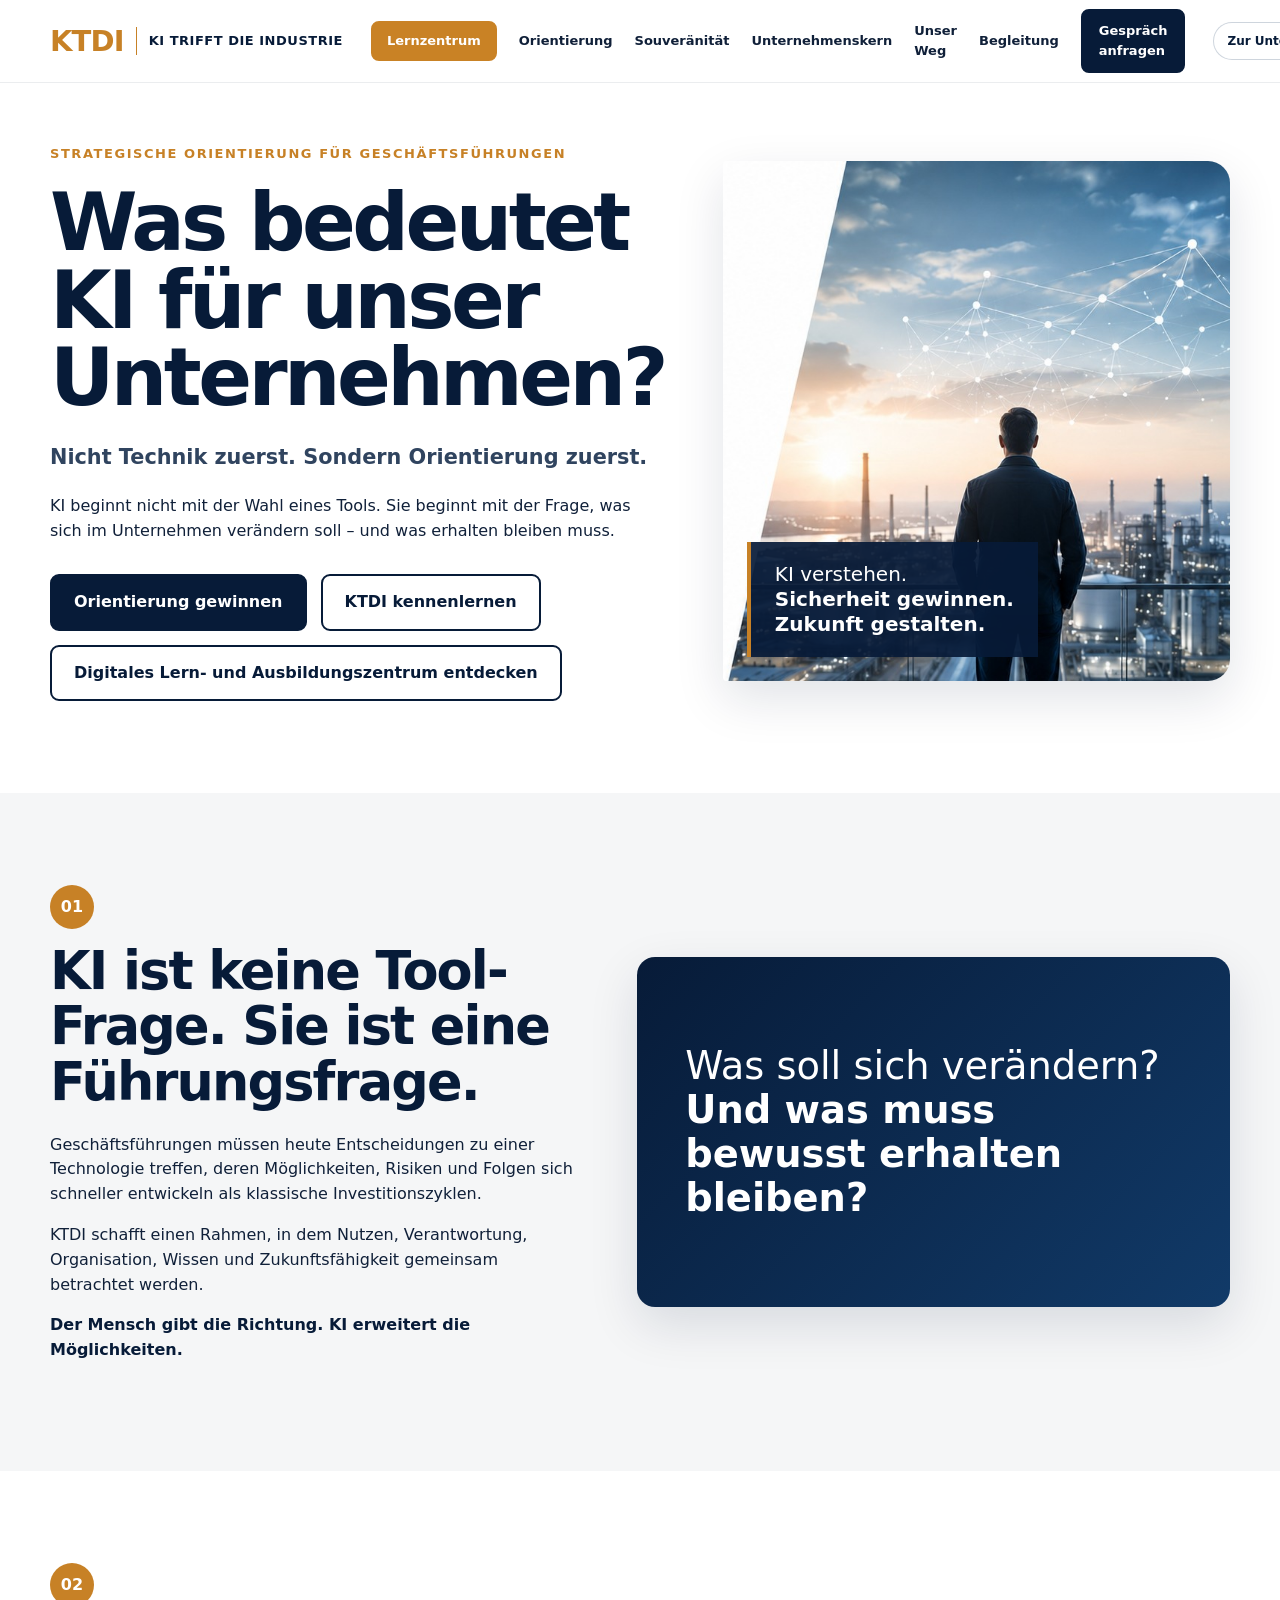
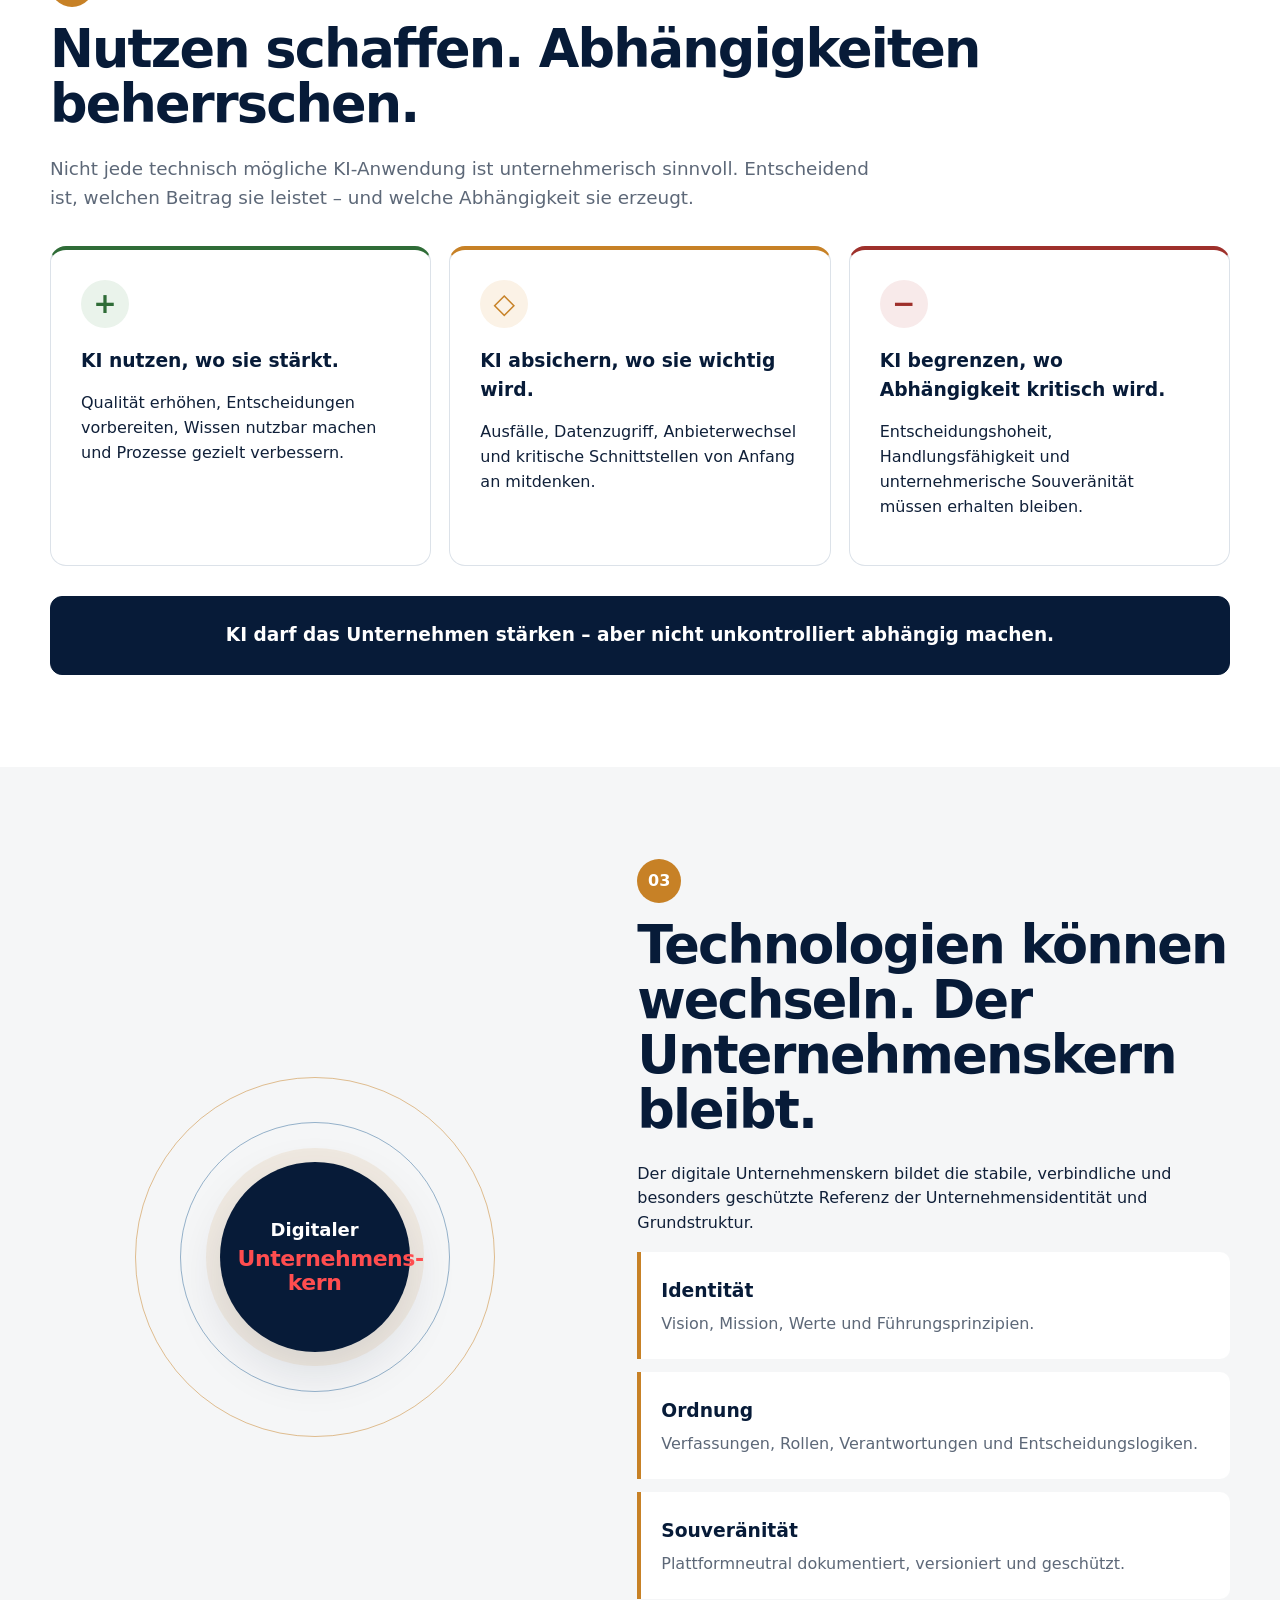
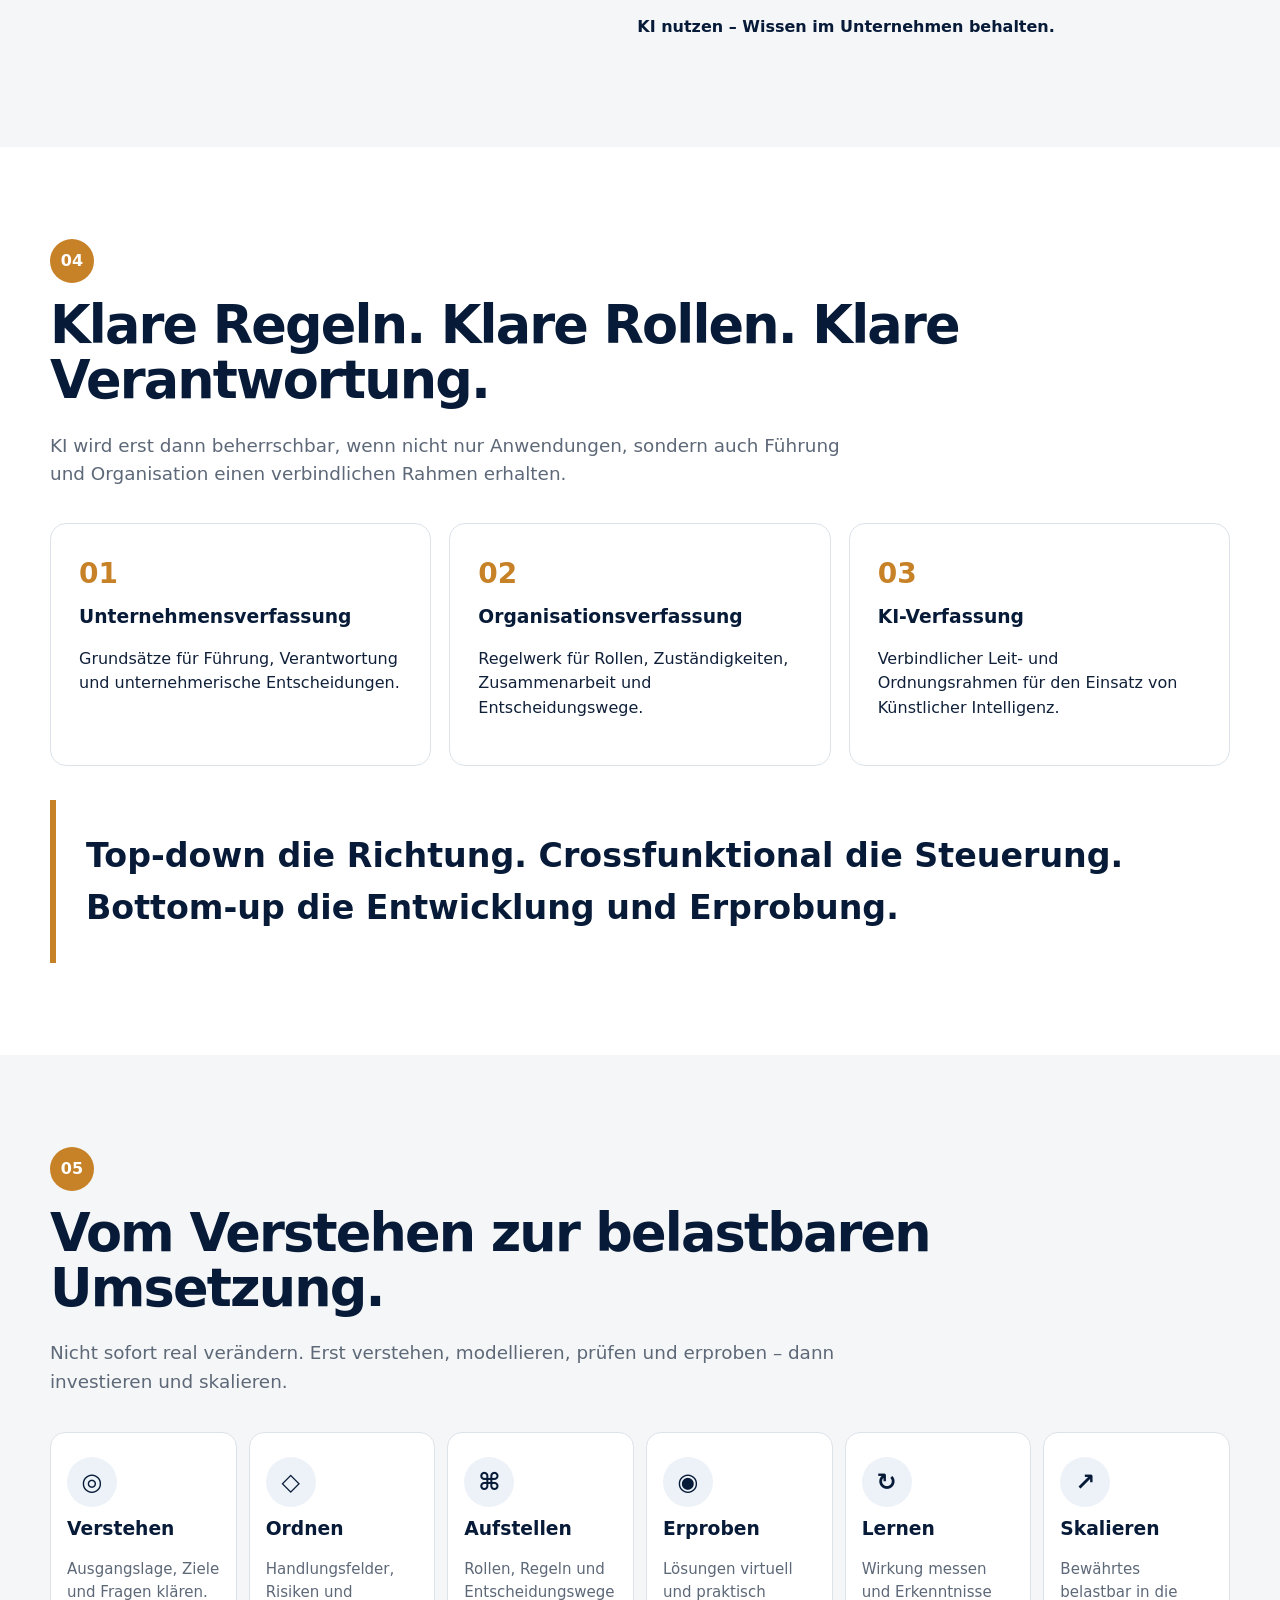
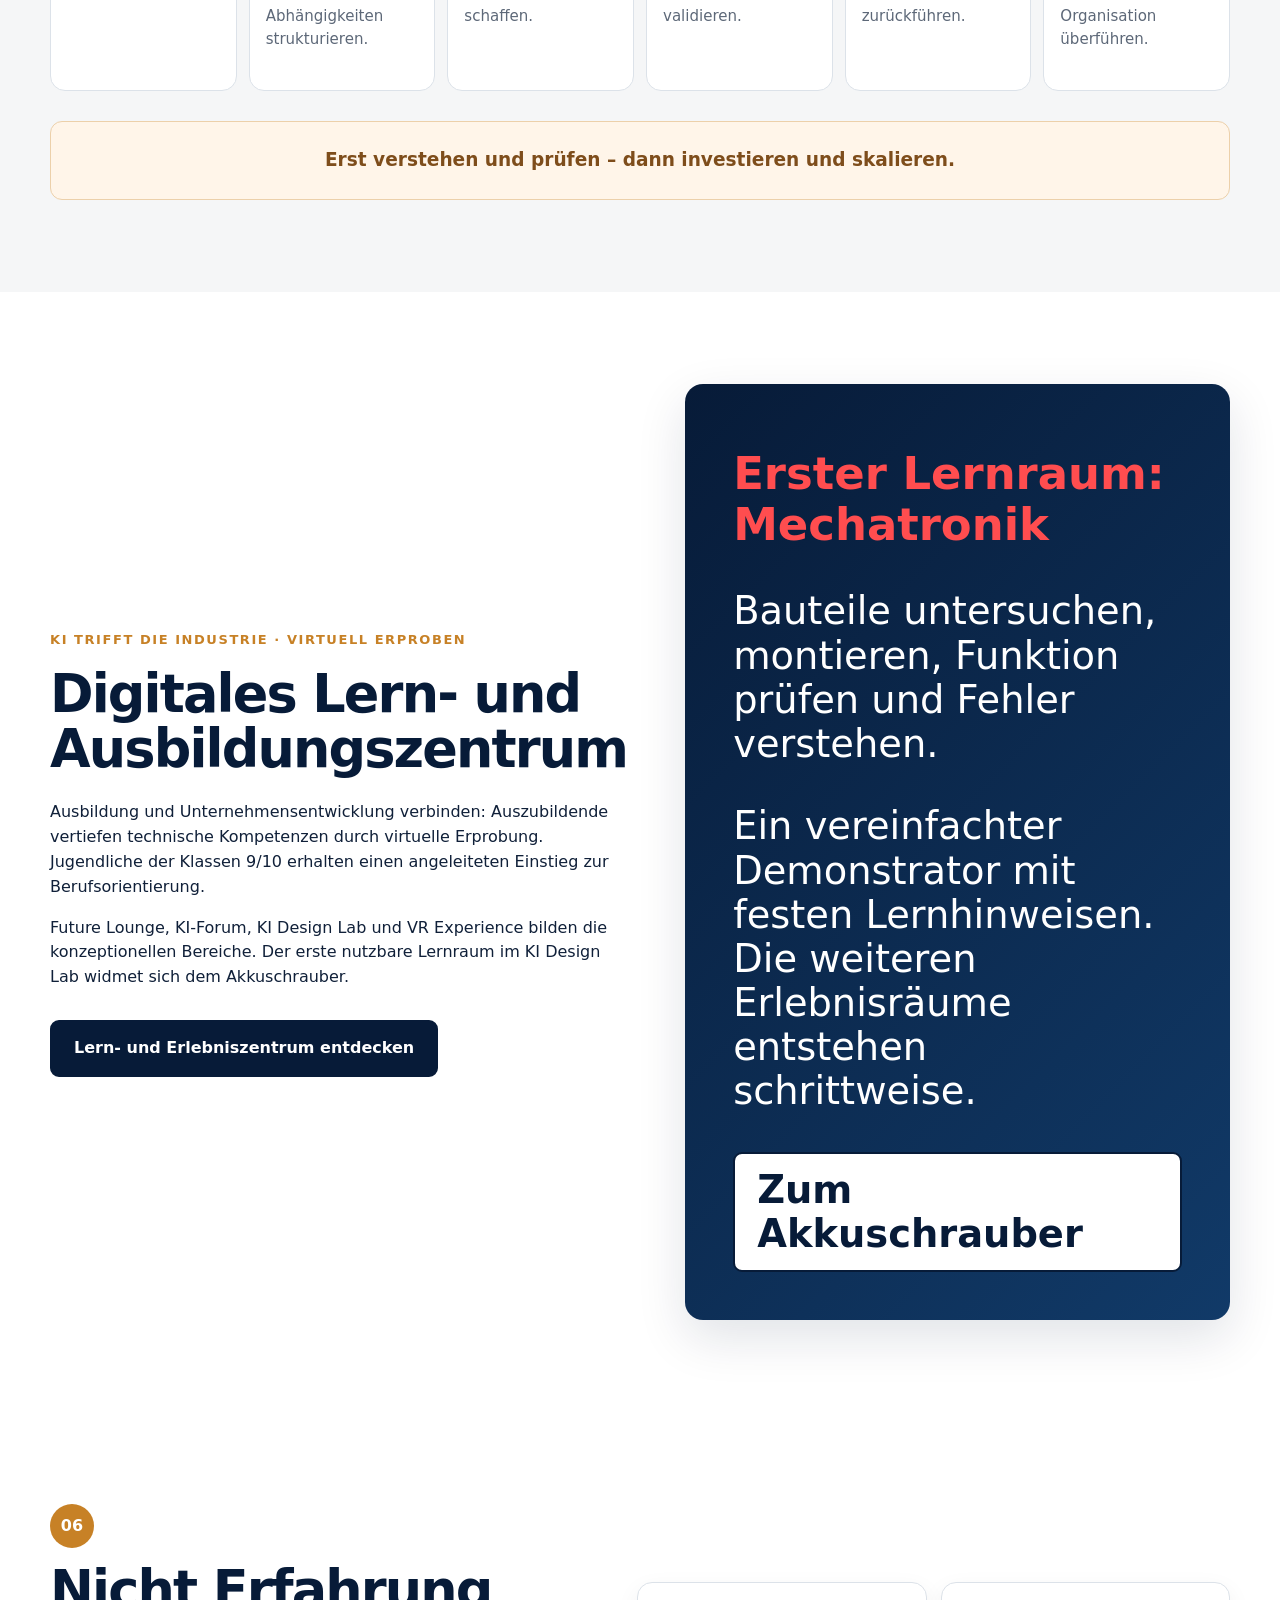
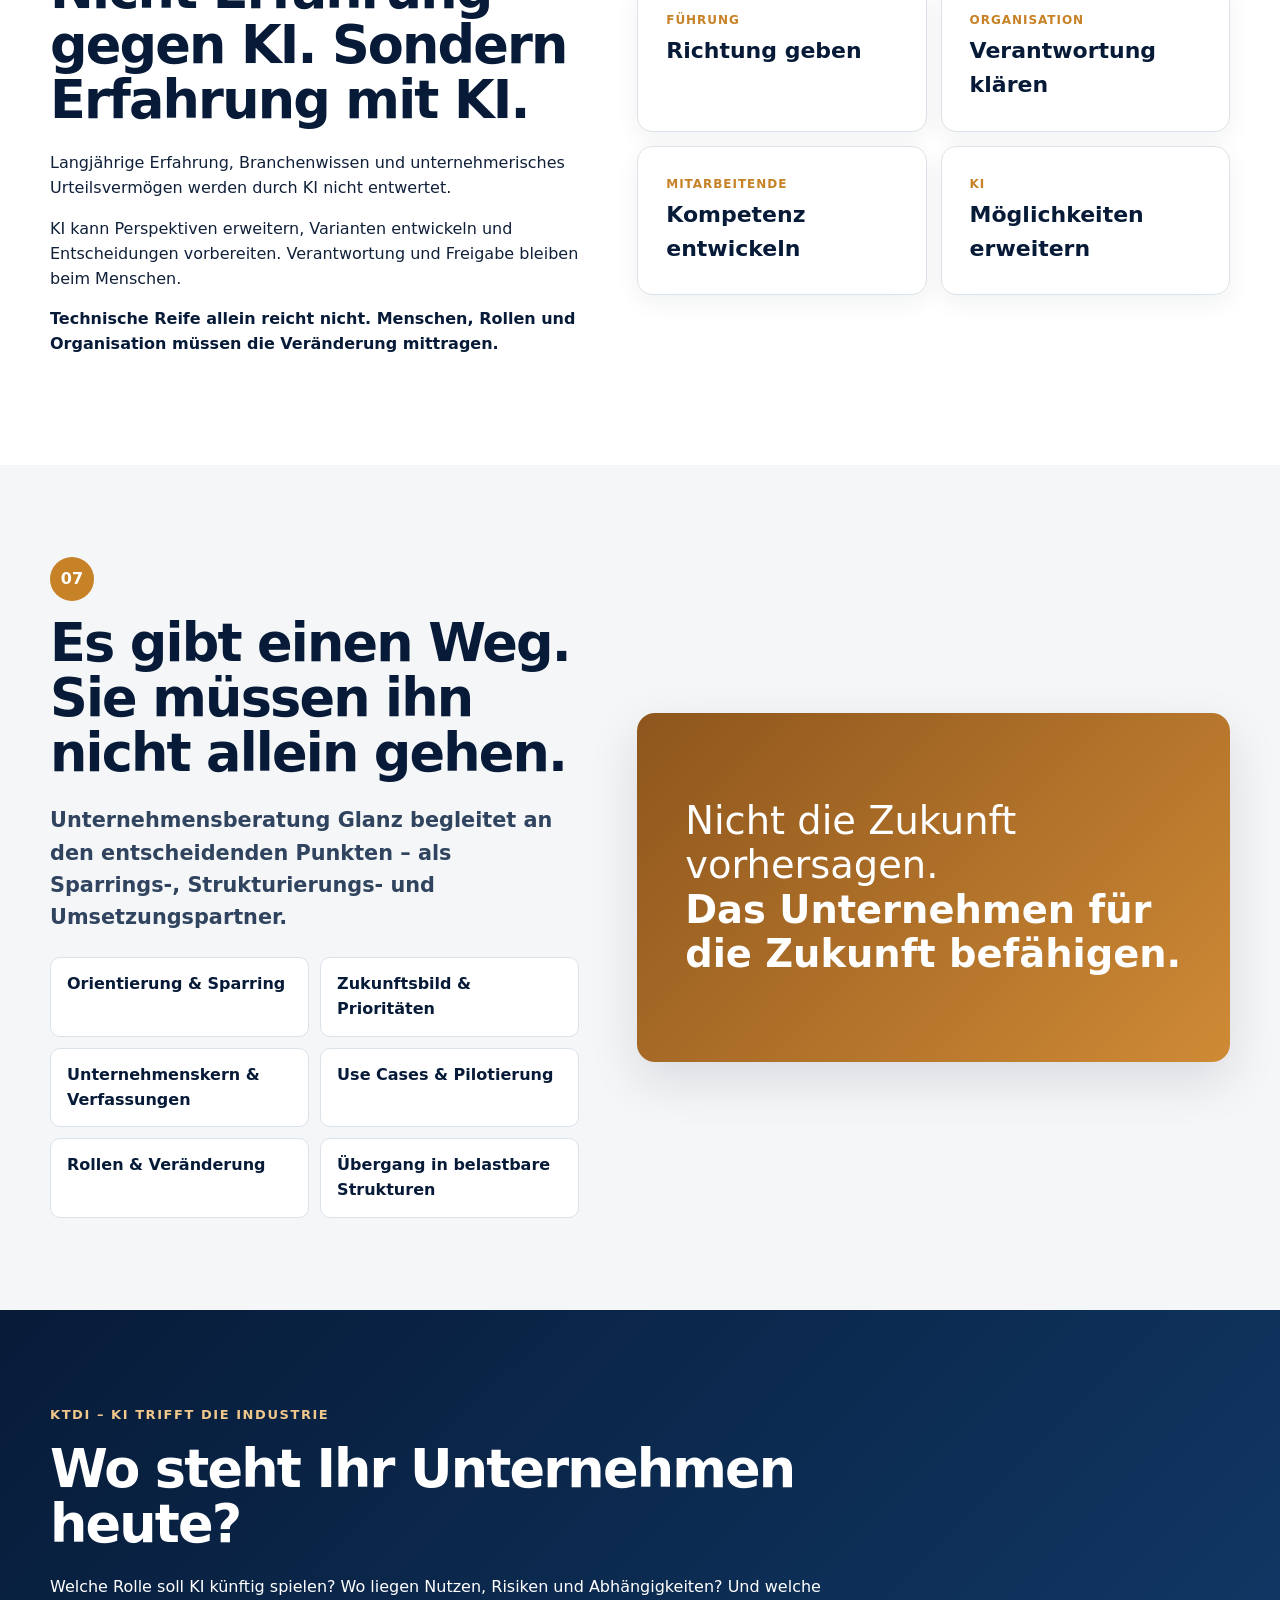
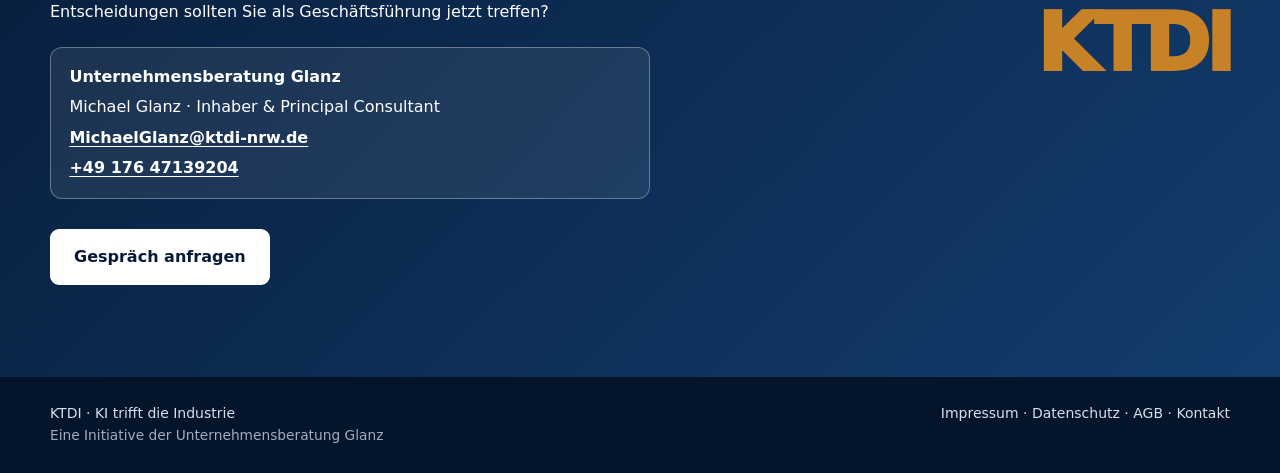
<file: index.html>
<!doctype html>
<html lang="de">
<head>
  <meta charset="utf-8" />
  <meta name="viewport" content="width=device-width, initial-scale=1" />
  <meta name="description" content="KTDI – KI trifft die Industrie. Strategische Orientierung für Geschäftsführungen und Entscheider zur verantwortungsvollen Einführung von Künstlicher Intelligenz." />
  <title>KTDI | KI trifft die Industrie</title>
  <link rel="stylesheet" href="styles.css" />
<style>
/* Sichtbarer Zugang zum Digitalen Lern- und Erlebniszentrum */
.site-header .nav a.nav-learning{display:inline-flex;align-items:center;justify-content:center;background:#c98225;color:#fff;border:2px solid #c98225;border-radius:8px;padding:10px 14px;font-weight:800;line-height:1.25;text-decoration:none;white-space:nowrap}
.site-header .nav a.nav-learning:hover{background:#a96616;border-color:#a96616;color:#fff}
.site-header .nav a.nav-learning:focus-visible{outline:3px solid #0b213e;outline-offset:3px}
</style>
<style>
/* Kompakte, lesbare Beschriftung im Unternehmenskern */
#kern .core-center{display:flex;flex-direction:column;align-items:center;justify-content:center;gap:8px;padding:18px;text-align:center;box-sizing:border-box}
#kern .core-center .core-label{display:block;margin:0;color:#fff;font-size:18px;font-weight:600;line-height:1.1;letter-spacing:0}
#kern .core-center .core-name{display:block;max-width:100%;margin:0;color:#ff4d4f;font-size:22px;font-weight:800;line-height:1.08;letter-spacing:-.02em}
</style>
</head>
<body>
  <header class="site-header">
    <div class="container nav-wrap">
      <a class="brand" href="#top" aria-label="KTDI Startseite">
        <span class="brand-mark">KTDI</span>
        <span class="brand-divider"></span>
        <span class="brand-text">KI trifft die Industrie</span>
      </a>
      <nav class="nav" aria-label="Hauptnavigation">
        <a class="nav-learning" href="lernzentrum.html">Lernzentrum</a>
        <a href="#orientierung">Orientierung</a>
        <a href="#souveraenitaet">Souveränität</a>
        <a href="#kern">Unternehmenskern</a>
        <a href="#weg">Unser Weg</a>
        <a href="#begleitung">Begleitung</a>
        <a class="btn btn-small" href="mailto:MichaelGlanz@ktdi-nrw.de?subject=KTDI%20-%20Gespr%C3%A4chsanfrage">Gespräch anfragen</a>
      </nav>
      <a class="company-back" href="https://www.glanz-consulting.de/" target="_blank" rel="noopener" aria-label="Zur Unternehmensberatung Glanz">Zur Unternehmensberatung Glanz</a>
      <button class="menu-btn" aria-label="Navigation öffnen" aria-expanded="false">☰</button>
    </div>
  </header>

  <main id="top">
    <section class="hero section-pad">
      <div class="container hero-grid">
        <div class="hero-copy">
          <span class="eyebrow">Strategische Orientierung für Geschäftsführungen</span>
          <h1>Was bedeutet KI für unser Unternehmen?</h1>
          <p class="lead">Nicht Technik zuerst. Sondern Orientierung zuerst.</p>
          <p>KI beginnt nicht mit der Wahl eines Tools. Sie beginnt mit der Frage, was sich im Unternehmen verändern soll – und was erhalten bleiben muss.</p>
          <div class="actions">
            <a class="btn" href="#orientierung">Orientierung gewinnen</a>
            <a class="btn btn-outline" href="#begleitung">KTDI kennenlernen</a>
            <a class="btn btn-outline" href="lernzentrum.html">Digitales Lern- und Ausbildungszentrum entdecken</a>
          </div>
        </div>
        <div class="hero-media">
          <img src="assets/hero-industry.jpg" alt="Industrie und Unternehmensführung im Kontext von KI" />
          <div class="hero-badge">KI verstehen.<br><strong>Sicherheit gewinnen.<br>Zukunft gestalten.</strong></div>
        </div>
      </div>
    </section>

    <section class="section-pad alt" id="orientierung">
      <div class="container two-col">
        <div>
          <span class="step">01</span>
          <h2>KI ist keine Tool-Frage. Sie ist eine Führungsfrage.</h2>
          <p>Geschäftsführungen müssen heute Entscheidungen zu einer Technologie treffen, deren Möglichkeiten, Risiken und Folgen sich schneller entwickeln als klassische Investitionszyklen.</p>
          <p>KTDI schafft einen Rahmen, in dem Nutzen, Verantwortung, Organisation, Wissen und Zukunftsfähigkeit gemeinsam betrachtet werden.</p>
          <p class="strong">Der Mensch gibt die Richtung. KI erweitert die Möglichkeiten.</p>
        </div>
        <div class="quote-card">
          <p>Was soll sich verändern?<br><strong>Und was muss bewusst erhalten bleiben?</strong></p>
        </div>
      </div>
    </section>

    <section class="section-pad" id="souveraenitaet">
      <div class="container">
        <span class="step">02</span>
        <h2>Nutzen schaffen. Abhängigkeiten beherrschen.</h2>
        <p class="section-intro">Nicht jede technisch mögliche KI-Anwendung ist unternehmerisch sinnvoll. Entscheidend ist, welchen Beitrag sie leistet – und welche Abhängigkeit sie erzeugt.</p>
        <div class="balance-grid">
          <article class="principle green">
            <span class="icon">+</span><h3>KI nutzen, wo sie stärkt.</h3>
            <p>Qualität erhöhen, Entscheidungen vorbereiten, Wissen nutzbar machen und Prozesse gezielt verbessern.</p>
          </article>
          <article class="principle gold">
            <span class="icon">◇</span><h3>KI absichern, wo sie wichtig wird.</h3>
            <p>Ausfälle, Datenzugriff, Anbieterwechsel und kritische Schnittstellen von Anfang an mitdenken.</p>
          </article>
          <article class="principle red">
            <span class="icon">−</span><h3>KI begrenzen, wo Abhängigkeit kritisch wird.</h3>
            <p>Entscheidungshoheit, Handlungsfähigkeit und unternehmerische Souveränität müssen erhalten bleiben.</p>
          </article>
        </div>
        <div class="statement dark">KI darf das Unternehmen stärken – aber nicht unkontrolliert abhängig machen.</div>
      </div>
    </section>

    <section class="section-pad alt" id="kern">
      <div class="container two-col">
        <div class="core-visual" aria-hidden="true">
          <div class="core-ring ring-1"></div>
          <div class="core-ring ring-2"></div>
          <div class="core-center"><span class="core-label">Digitaler</span><strong class="core-name">Unternehmens-<br>kern</strong></div>
        </div>
        <div>
          <span class="step">03</span>
          <h2>Technologien können wechseln. Der Unternehmenskern bleibt.</h2>
          <p>Der digitale Unternehmenskern bildet die stabile, verbindliche und besonders geschützte Referenz der Unternehmensidentität und Grundstruktur.</p>
          <div class="mini-grid">
            <div><h3>Identität</h3><p>Vision, Mission, Werte und Führungsprinzipien.</p></div>
            <div><h3>Ordnung</h3><p>Verfassungen, Rollen, Verantwortungen und Entscheidungslogiken.</p></div>
            <div><h3>Souveränität</h3><p>Plattformneutral dokumentiert, versioniert und geschützt.</p></div>
          </div>
          <p class="strong">KI nutzen – Wissen im Unternehmen behalten.</p>
        </div>
      </div>
    </section>

    <section class="section-pad" id="verantwortung">
      <div class="container">
        <span class="step">04</span>
        <h2>Klare Regeln. Klare Rollen. Klare Verantwortung.</h2>
        <p class="section-intro">KI wird erst dann beherrschbar, wenn nicht nur Anwendungen, sondern auch Führung und Organisation einen verbindlichen Rahmen erhalten.</p>
        <div class="constitution-grid">
          <article><span>01</span><h3>Unternehmensverfassung</h3><p>Grundsätze für Führung, Verantwortung und unternehmerische Entscheidungen.</p></article>
          <article><span>02</span><h3>Organisationsverfassung</h3><p>Regelwerk für Rollen, Zuständigkeiten, Zusammenarbeit und Entscheidungswege.</p></article>
          <article><span>03</span><h3>KI-Verfassung</h3><p>Verbindlicher Leit- und Ordnungsrahmen für den Einsatz von Künstlicher Intelligenz.</p></article>
        </div>
        <blockquote>Top-down die Richtung. Crossfunktional die Steuerung. Bottom-up die Entwicklung und Erprobung.</blockquote>
      </div>
    </section>

    <section class="section-pad alt" id="weg">
      <div class="container">
        <span class="step">05</span>
        <h2>Vom Verstehen zur belastbaren Umsetzung.</h2>
        <p class="section-intro">Nicht sofort real verändern. Erst verstehen, modellieren, prüfen und erproben – dann investieren und skalieren.</p>
        <div class="journey-grid six">
          <article><div class="journey-icon">◎</div><h3>Verstehen</h3><p>Ausgangslage, Ziele und Fragen klären.</p></article>
          <article><div class="journey-icon">◇</div><h3>Ordnen</h3><p>Handlungsfelder, Risiken und Abhängigkeiten strukturieren.</p></article>
          <article><div class="journey-icon">⌘</div><h3>Aufstellen</h3><p>Rollen, Regeln und Entscheidungswege schaffen.</p></article>
          <article><div class="journey-icon">◉</div><h3>Erproben</h3><p>Lösungen virtuell und praktisch validieren.</p></article>
          <article><div class="journey-icon">↻</div><h3>Lernen</h3><p>Wirkung messen und Erkenntnisse zurückführen.</p></article>
          <article><div class="journey-icon">↗</div><h3>Skalieren</h3><p>Bewährtes belastbar in die Organisation überführen.</p></article>
        </div>
        <div class="statement">Erst verstehen und prüfen – dann investieren und skalieren.</div>
      </div>
    </section>


    <section class="section-pad" id="lernzentrum">
      <div class="container two-col">
        <div><span class="eyebrow">KI trifft die Industrie · Virtuell erproben</span>
          <h2>Digitales Lern- und Ausbildungszentrum</h2>
          <p>Ausbildung und Unternehmensentwicklung verbinden: Auszubildende vertiefen technische Kompetenzen durch virtuelle Erprobung. Jugendliche der Klassen 9/10 erhalten einen angeleiteten Einstieg zur Berufsorientierung.</p>
          <p>Future Lounge, KI-Forum, KI Design Lab und VR Experience bilden die konzeptionellen Bereiche. Der erste nutzbare Lernraum im KI Design Lab widmet sich dem Akkuschrauber.</p>
          <div class="actions"><a class="btn" href="lernzentrum.html">Lern- und Erlebniszentrum entdecken</a></div>
        </div>
        <div class="quote-card"><h3 style="color:#ff4d4f">Erster Lernraum: Mechatronik</h3><p>Bauteile untersuchen, montieren, Funktion prüfen und Fehler verstehen.</p><p>Ein vereinfachter Demonstrator mit festen Lernhinweisen. Die weiteren Erlebnisräume entstehen schrittweise.</p><a class="btn btn-outline" href="lernraum-mechatronik/index.html">Zum Akkuschrauber</a></div>
      </div>
    </section>

    <section class="section-pad" id="mensch">
      <div class="container two-col">
        <div>
          <span class="step">06</span>
          <h2>Nicht Erfahrung gegen KI. Sondern Erfahrung mit KI.</h2>
          <p>Langjährige Erfahrung, Branchenwissen und unternehmerisches Urteilsvermögen werden durch KI nicht entwertet.</p>
          <p>KI kann Perspektiven erweitern, Varianten entwickeln und Entscheidungen vorbereiten. Verantwortung und Freigabe bleiben beim Menschen.</p>
          <p class="strong">Technische Reife allein reicht nicht. Menschen, Rollen und Organisation müssen die Veränderung mittragen.</p>
        </div>
        <div class="people-card">
          <div><span>Führung</span><strong>Richtung geben</strong></div>
          <div><span>Organisation</span><strong>Verantwortung klären</strong></div>
          <div><span>Mitarbeitende</span><strong>Kompetenz entwickeln</strong></div>
          <div><span>KI</span><strong>Möglichkeiten erweitern</strong></div>
        </div>
      </div>
    </section>

    <section class="section-pad alt" id="begleitung">
      <div class="container two-col">
        <div>
          <span class="step">07</span>
          <h2>Es gibt einen Weg. Sie müssen ihn nicht allein gehen.</h2>
          <p class="lead">Unternehmensberatung Glanz begleitet an den entscheidenden Punkten – als Sparrings-, Strukturierungs- und Umsetzungspartner.</p>
          <div class="support-grid">
            <span>Orientierung & Sparring</span>
            <span>Zukunftsbild & Prioritäten</span>
            <span>Unternehmenskern & Verfassungen</span>
            <span>Use Cases & Pilotierung</span>
            <span>Rollen & Veränderung</span>
            <span>Übergang in belastbare Strukturen</span>
          </div>
        </div>
        <div class="quote-card copper">
          <p>Nicht die Zukunft vorhersagen.<br><strong>Das Unternehmen für die Zukunft befähigen.</strong></p>
        </div>
      </div>
    </section>

    <section class="section-pad cta" id="kontakt">
      <div class="container cta-grid">
        <div>
          <span class="eyebrow light">KTDI – KI trifft die Industrie</span>
          <h2>Wo steht Ihr Unternehmen heute?</h2>
          <p>Welche Rolle soll KI künftig spielen? Wo liegen Nutzen, Risiken und Abhängigkeiten? Und welche Entscheidungen sollten Sie als Geschäftsführung jetzt treffen?</p>
          <div class="contact-box">
            <strong>Unternehmensberatung Glanz</strong>
            <span>Michael Glanz · Inhaber & Principal Consultant</span>
            <a href="mailto:MichaelGlanz@ktdi-nrw.de?subject=KTDI%20-%20Gespr%C3%A4chsanfrage">MichaelGlanz@ktdi-nrw.de</a>
            <a href="tel:+4917647139204">+49 176 47139204</a>
          </div>
          <div class="actions"><a class="btn btn-light" href="mailto:MichaelGlanz@ktdi-nrw.de?subject=KTDI%20-%20Gespr%C3%A4chsanfrage">Gespräch anfragen</a></div>
        </div>
        <div class="cta-mark">KTDI</div>
      </div>
    </section>
  </main>

  <footer>
    <div class="container footer-grid">
      <div>KTDI · KI trifft die Industrie<br><span class="footer-note">Eine Initiative der <a href="https://www.glanz-consulting.de/" target="_blank" rel="noopener">Unternehmensberatung Glanz</a></span></div>
      <div><a href="impressum.html">Impressum</a> · <a href="https://www.glanz-consulting.de/datenschutz.html" target="_blank" rel="noopener">Datenschutz</a> · <a href="agb.html">AGB</a> · <a href="mailto:MichaelGlanz@ktdi-nrw.de">Kontakt</a></div>
    </div>
  </footer>

  <script src="script.js"></script>
</body>
</html>
</file>
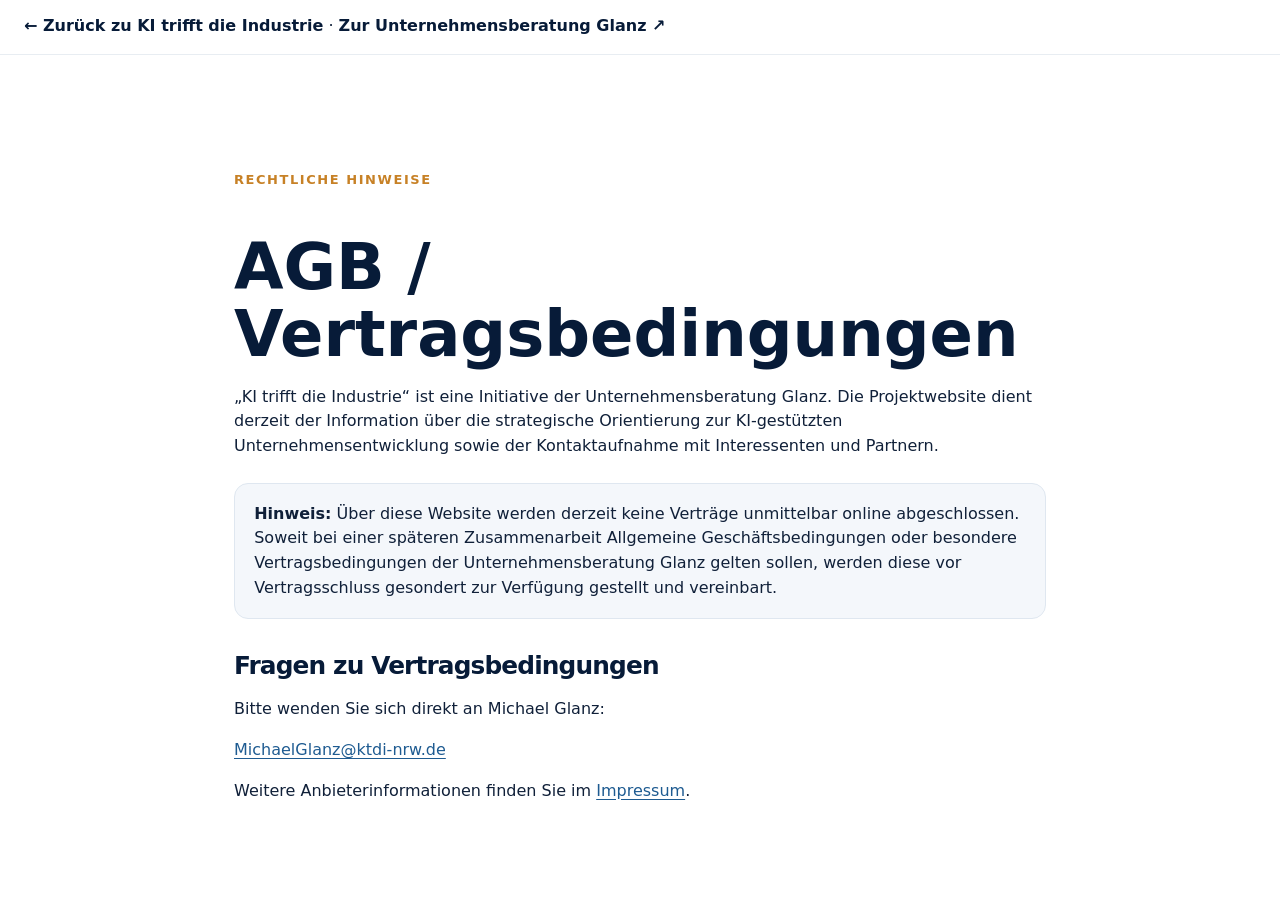
<file: agb.html>
<!doctype html>
<html lang="de">
<head>
  <meta charset="utf-8">
  <meta name="viewport" content="width=device-width, initial-scale=1">
  <title>AGB / Vertragsbedingungen | KI trifft die Industrie</title>
  <link rel="stylesheet" href="styles.css">
</head>
<body>
  <div class="legal-top"><a href="index.html">← Zurück zu KI trifft die Industrie</a> <span aria-hidden="true">·</span> <a href="https://www.glanz-consulting.de/" target="_blank" rel="noopener">Zur Unternehmensberatung Glanz ↗</a></div>
  <main class="legal-page">
    <span class="eyebrow">Rechtliche Hinweise</span>
    <h1>AGB / Vertragsbedingungen</h1>
    <p>„KI trifft die Industrie“ ist eine Initiative der Unternehmensberatung Glanz. Die Projektwebsite dient derzeit der Information über die strategische Orientierung zur KI-gestützten Unternehmensentwicklung sowie der Kontaktaufnahme mit Interessenten und Partnern.</p>
    <div class="notice"><strong>Hinweis:</strong> Über diese Website werden derzeit keine Verträge unmittelbar online abgeschlossen. Soweit bei einer späteren Zusammenarbeit Allgemeine Geschäftsbedingungen oder besondere Vertragsbedingungen der Unternehmensberatung Glanz gelten sollen, werden diese vor Vertragsschluss gesondert zur Verfügung gestellt und vereinbart.</div>
    <h2>Fragen zu Vertragsbedingungen</h2>
    <p>Bitte wenden Sie sich direkt an Michael Glanz:</p>
    <p><a href="mailto:MichaelGlanz@ktdi-nrw.de?subject=KTDI%20-%20Frage%20zu%20Vertragsbedingungen">MichaelGlanz@ktdi-nrw.de</a></p>
    <p>Weitere Anbieterinformationen finden Sie im <a href="impressum.html">Impressum</a>.</p>
  </main>
</body>
</html>
</file>
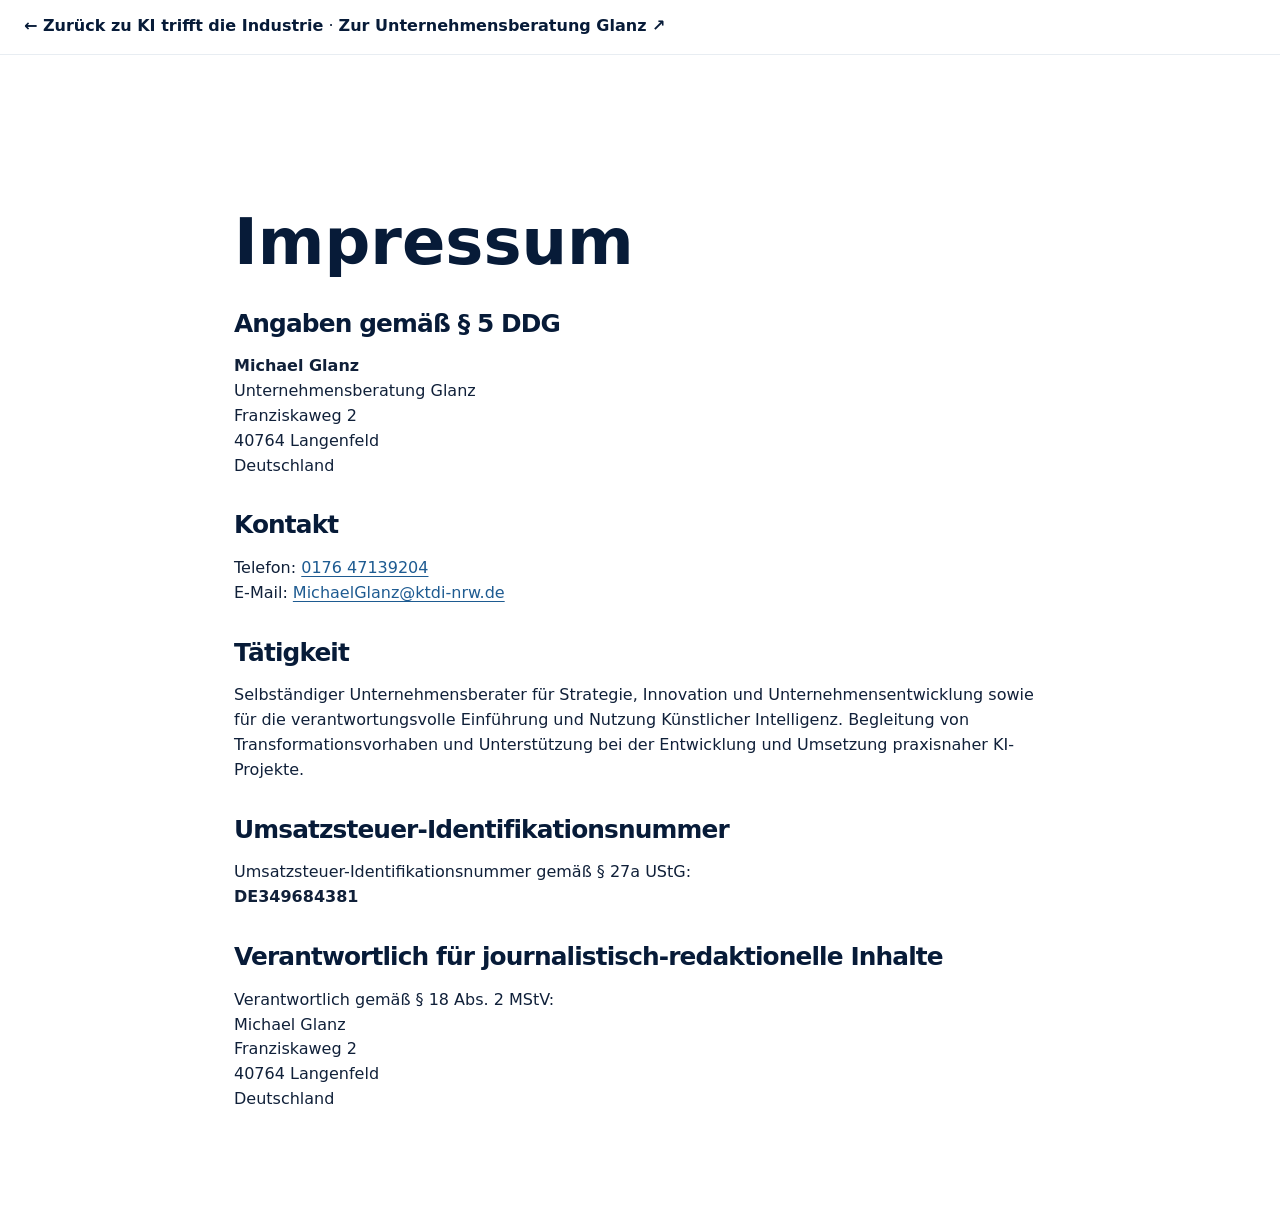
<file: impressum.html>
<!doctype html>
<html lang="de">
<head>
  <meta charset="utf-8">
  <meta name="viewport" content="width=device-width, initial-scale=1">
  <title>Impressum | KI trifft die Industrie</title>
  <meta name="robots" content="index,follow">
  <link rel="stylesheet" href="styles.css">
</head>
<body>
  <div class="legal-top"><a href="index.html">← Zurück zu KI trifft die Industrie</a> <span aria-hidden="true">·</span> <a href="https://www.glanz-consulting.de/" target="_blank" rel="noopener">Zur Unternehmensberatung Glanz ↗</a></div>
  <main class="legal-page">
    <h1>Impressum</h1>

    <h2>Angaben gemäß § 5 DDG</h2>
    <p><strong>Michael Glanz</strong><br>
      Unternehmensberatung Glanz<br>
      Franziskaweg 2<br>
      40764 Langenfeld<br>
      Deutschland
    </p>

    <h2>Kontakt</h2>
    <p>
      Telefon: <a href="tel:+4917647139204">0176 47139204</a><br>
      E-Mail: <a href="mailto:MichaelGlanz@ktdi-nrw.de">MichaelGlanz@ktdi-nrw.de</a>
    </p>

    <h2>Tätigkeit</h2>
    <p>Selbständiger Unternehmensberater für Strategie, Innovation und Unternehmensentwicklung sowie für die verantwortungsvolle Einführung und Nutzung Künstlicher Intelligenz. Begleitung von Transformationsvorhaben und Unterstützung bei der Entwicklung und Umsetzung praxisnaher KI-Projekte.</p>

    <h2>Umsatzsteuer-Identifikationsnummer</h2>
    <p>Umsatzsteuer-Identifikationsnummer gemäß § 27a UStG:<br>
      <strong>DE349684381</strong>
    </p>

    <h2>Verantwortlich für journalistisch-redaktionelle Inhalte</h2>
    <p>Verantwortlich gemäß § 18 Abs. 2 MStV:<br>
      Michael Glanz<br>
      Franziskaweg 2<br>
      40764 Langenfeld<br>
      Deutschland
    </p>
  </main>
</body>
</html>
</file>
<file: styles.css>
:root{
  --navy:#071b38; --navy2:#0d315d; --blue:#1e5b91; --copper:#c78126; --gold:#d7a24e;
  --green:#2f6c37; --red:#9e302b; --purple:#5b397a; --ink:#102039; --muted:#5d6878;
  --line:#dce2e9; --soft:#f5f6f7; --white:#fff; --radius:18px; --shadow:0 18px 50px rgba(7,27,56,.12);
}
*{box-sizing:border-box}html{scroll-behavior:smooth}body{margin:0;font-family:Inter,ui-sans-serif,system-ui,-apple-system,BlinkMacSystemFont,"Segoe UI",sans-serif;color:var(--ink);background:white;line-height:1.55}img{max-width:100%;display:block}a{color:inherit;text-decoration:none}.container{width:min(1180px,calc(100% - 40px));margin:auto}.section-pad{padding:92px 0}.alt{background:var(--soft)}
.site-header{position:sticky;top:0;z-index:50;background:rgba(255,255,255,.95);backdrop-filter:blur(16px);border-bottom:1px solid rgba(7,27,56,.08)}.nav-wrap{height:82px;display:flex;align-items:center;justify-content:space-between;gap:28px}.brand{display:flex;align-items:center;gap:12px;white-space:nowrap}.brand-mark{font-size:29px;font-weight:900;letter-spacing:-.03em;color:var(--copper)}.brand-divider{width:1px;height:28px;background:var(--copper)}.brand-text{text-transform:uppercase;font-size:13px;font-weight:850;letter-spacing:.04em;color:var(--navy)}.nav{display:flex;align-items:center;gap:22px;font-weight:700;font-size:13px}.nav a:not(.btn):hover{color:var(--copper)}.menu-btn{display:none;border:0;background:none;font-size:28px;color:var(--navy)}
.hero{padding-top:58px}.hero-grid,.two-col,.cta-grid{display:grid;grid-template-columns:1fr 1.12fr;gap:58px;align-items:center}.hero-copy h1{font-size:clamp(50px,6.2vw,88px);line-height:.98;letter-spacing:-.045em;color:var(--navy);margin:18px 0 24px}.eyebrow{display:inline-block;text-transform:uppercase;letter-spacing:.12em;font-size:13px;font-weight:900;color:var(--copper)}.lead{font-size:1.3rem;color:#30445f;font-weight:650}.actions{display:flex;gap:14px;flex-wrap:wrap;margin-top:30px}.btn{display:inline-flex;align-items:center;justify-content:center;background:var(--navy);color:#fff;padding:14px 22px;border-radius:9px;font-weight:850;border:2px solid var(--navy);transition:.2s}.btn:hover{transform:translateY(-1px);box-shadow:0 8px 20px rgba(7,27,56,.15)}.btn-outline{background:#fff;color:var(--navy)}.btn-small{padding:10px 16px;border-radius:8px}.hero-media{height:520px;border-radius:4px 22px 22px 4px;overflow:hidden;box-shadow:var(--shadow);position:relative}.hero-media img{width:100%;height:100%;object-fit:cover}.hero-badge{position:absolute;left:24px;bottom:24px;background:rgba(7,27,56,.92);color:#fff;padding:20px 24px;border-left:4px solid var(--copper);font-size:20px;line-height:1.25}
h2{font-size:clamp(36px,4.1vw,58px);line-height:1.05;letter-spacing:-.035em;color:var(--navy);margin:14px 0 24px}h3{color:var(--navy);margin:.35em 0}.step{display:inline-flex;width:44px;height:44px;border-radius:50%;align-items:center;justify-content:center;background:var(--copper);color:#fff;font-weight:900}.strong{font-weight:850;color:var(--navy)}.quote-card{background:linear-gradient(135deg,var(--navy),#113a68);color:#fff;padding:48px;border-radius:var(--radius);box-shadow:var(--shadow);font-size:clamp(28px,3vw,42px);line-height:1.15}.quote-card.copper{background:linear-gradient(135deg,#8e561d,#cf8a35)}.section-intro{max-width:820px;font-size:1.15rem;color:var(--muted)}
.balance-grid{display:grid;grid-template-columns:repeat(3,1fr);gap:18px;margin-top:34px}.principle{background:#fff;border:1px solid var(--line);padding:30px;border-radius:16px}.principle .icon{display:grid;place-items:center;width:48px;height:48px;border-radius:50%;font-size:28px;font-weight:900;margin-bottom:18px}.principle.green{border-top:4px solid var(--green)}.principle.green .icon{background:#eaf3eb;color:var(--green)}.principle.gold{border-top:4px solid var(--copper)}.principle.gold .icon{background:#fbf2e6;color:var(--copper)}.principle.red{border-top:4px solid var(--red)}.principle.red .icon{background:#f8eaea;color:var(--red)}.statement{margin-top:30px;padding:24px 30px;border-radius:12px;background:#fff5e9;border:1px solid #ecd0aa;color:#7e4d1b;font-weight:850;font-size:1.16rem;text-align:center}.statement.dark{background:var(--navy);border-color:var(--navy);color:#fff}
.core-visual{position:relative;height:440px;display:grid;place-items:center}.core-ring{position:absolute;border-radius:50%;border:1px solid rgba(199,129,38,.5)}.ring-1{width:360px;height:360px}.ring-2{width:270px;height:270px;border-color:rgba(30,91,145,.45)}.core-center{width:190px;height:190px;border-radius:50%;display:grid;place-items:center;text-align:center;background:var(--navy);color:#fff;box-shadow:0 0 0 14px rgba(199,129,38,.1),var(--shadow);font-size:19px}.core-center strong{font-size:22px}.mini-grid{display:grid;gap:13px}.mini-grid>div{padding:18px 20px;border-left:4px solid var(--copper);background:white;border-radius:0 10px 10px 0}.mini-grid p{margin:.25rem 0;color:var(--muted)}
.constitution-grid{display:grid;grid-template-columns:repeat(3,1fr);gap:18px;margin-top:34px}.constitution-grid article{padding:28px;background:#fff;border:1px solid var(--line);border-radius:16px}.constitution-grid article span{font-size:28px;font-weight:900;color:var(--copper)}blockquote{margin:34px 0 0;padding:30px;border-left:6px solid var(--copper);background:#fff;font-size:clamp(23px,2.6vw,36px);font-weight:850;color:var(--navy)}
.journey-grid{display:grid;grid-template-columns:repeat(6,1fr);gap:12px;margin-top:36px}.journey-grid article{padding:24px 16px;border:1px solid var(--line);border-radius:15px;background:#fff;min-height:190px}.journey-icon{width:50px;height:50px;border-radius:50%;display:grid;place-items:center;background:#edf2f8;color:var(--navy);font-size:24px;font-weight:900}.journey-grid p{color:var(--muted);font-size:.94rem}.people-card{display:grid;grid-template-columns:1fr 1fr;gap:14px}.people-card div{padding:28px;border-radius:15px;background:#fff;border:1px solid var(--line);box-shadow:0 8px 24px rgba(7,27,56,.06)}.people-card span{display:block;text-transform:uppercase;letter-spacing:.08em;font-size:12px;color:var(--copper);font-weight:900}.people-card strong{display:block;font-size:22px;color:var(--navy);margin-top:5px}.support-grid{display:grid;grid-template-columns:1fr 1fr;gap:11px;margin-top:24px}.support-grid span{padding:14px 16px;background:#fff;border:1px solid var(--line);border-radius:10px;color:var(--navy);font-weight:750}
.cta{background:linear-gradient(135deg,var(--navy),#123d6d);color:#fff}.cta h2{color:#fff}.light{color:#f0c88b}.cta-grid{grid-template-columns:1.6fr .4fr}.cta-mark{font-size:80px;font-weight:950;color:var(--copper);justify-self:end;letter-spacing:-.06em}.btn-light{background:#fff;color:var(--navy);border-color:#fff}.contact-box{margin:1.4rem 0 0;display:flex;flex-direction:column;gap:.35rem;padding:1.05rem 1.15rem;border:1px solid rgba(255,255,255,.32);border-radius:12px;background:rgba(255,255,255,.08);max-width:600px}.contact-box a{color:#fff;font-weight:750;text-decoration:underline;text-underline-offset:3px}footer{background:#04142b;color:#d7e0eb;padding:26px 0}.footer-grid{display:flex;justify-content:space-between;gap:20px;font-size:14px}.footer-note{font-size:.86rem;opacity:.75}
@media(max-width:1000px){.nav{display:none;position:absolute;top:82px;left:0;right:0;background:#fff;flex-direction:column;align-items:flex-start;padding:24px 28px;border-bottom:1px solid var(--line)}.nav.open{display:flex}.menu-btn{display:block}.hero-grid,.two-col,.cta-grid{grid-template-columns:1fr}.hero-media{height:420px}.balance-grid,.constitution-grid{grid-template-columns:1fr}.journey-grid{grid-template-columns:repeat(3,1fr)}.cta-mark{justify-self:start}}
@media(max-width:650px){.container{width:min(100% - 28px,1180px)}.section-pad{padding:62px 0}.nav-wrap{height:72px}.brand-text{font-size:11px}.brand-mark{font-size:24px}.nav{top:72px}.hero{padding-top:28px}.hero-media{height:310px}.journey-grid,.people-card,.support-grid{grid-template-columns:1fr}.footer-grid{flex-direction:column}.actions .btn{width:100%}.quote-card{padding:30px}}

/* Rechtliche Seiten */
.legal-page{max-width:860px;margin:0 auto;padding:7rem 1.5rem 5rem}.legal-page h1{font-size:clamp(40px,5vw,64px);line-height:1.05;color:var(--navy);margin-bottom:1rem}.legal-page h2{font-size:1.55rem;line-height:1.2;margin-top:2rem;margin-bottom:.65rem}.legal-page .notice{padding:1.1rem 1.2rem;border-radius:14px;background:#f4f7fb;border:1px solid #dfe7f0;margin:1.5rem 0}.legal-page a{color:var(--blue);text-decoration:underline;text-underline-offset:3px}.legal-top{position:sticky;top:0;background:rgba(255,255,255,.96);border-bottom:1px solid #e8edf2;padding:.9rem 1.5rem;z-index:5}.legal-top a{text-decoration:none;font-weight:700;color:var(--navy)}

.company-back{display:inline-flex;align-items:center;justify-content:center;white-space:nowrap;border:1px solid rgba(13,45,84,.2);border-radius:999px;padding:9px 13px;font-size:12px;font-weight:800;color:var(--navy);background:#fff;transition:.2s ease}.company-back:hover{border-color:var(--copper, var(--blue));color:var(--copper, var(--blue));transform:translateY(-1px)}
@media(max-width:1000px){.company-back{margin-left:auto;margin-right:8px;padding:8px 11px;font-size:11px}}
@media(max-width:650px){.company-back{padding:7px 10px;font-size:10px}}
</file>
